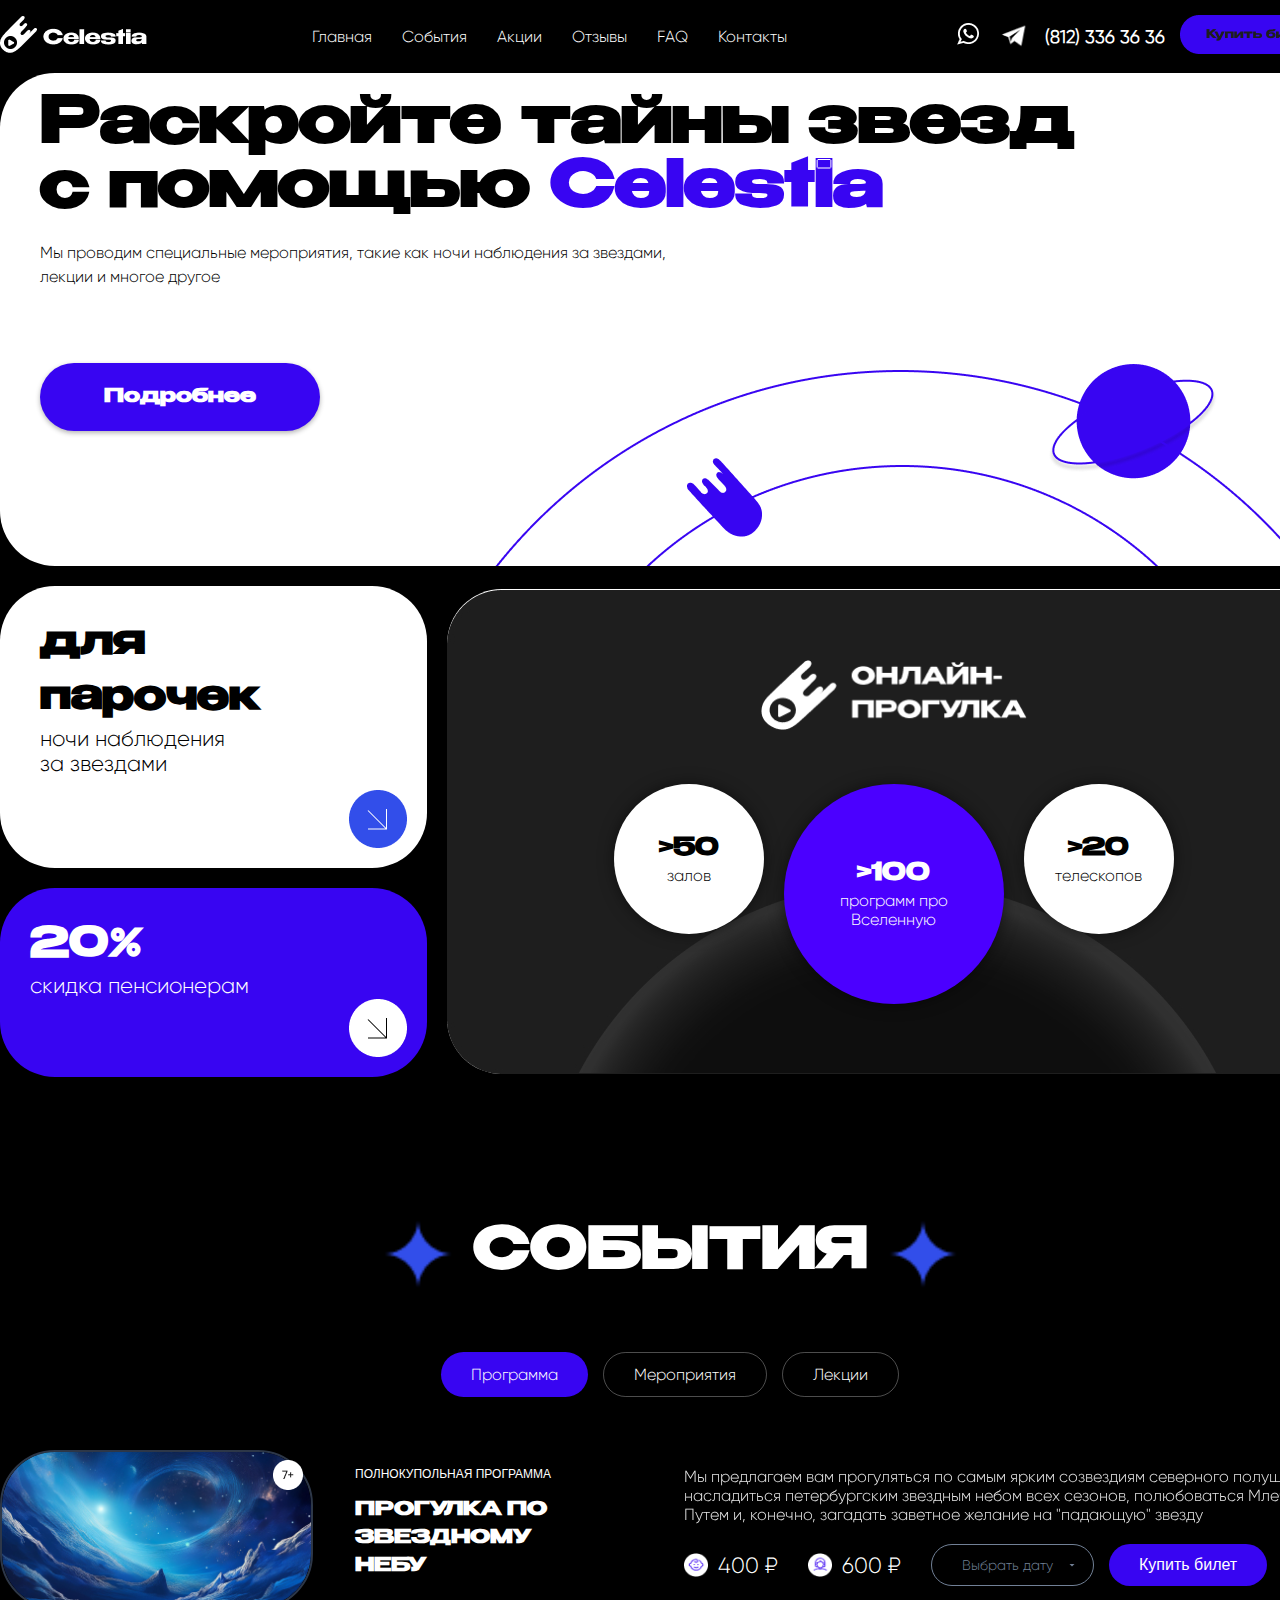
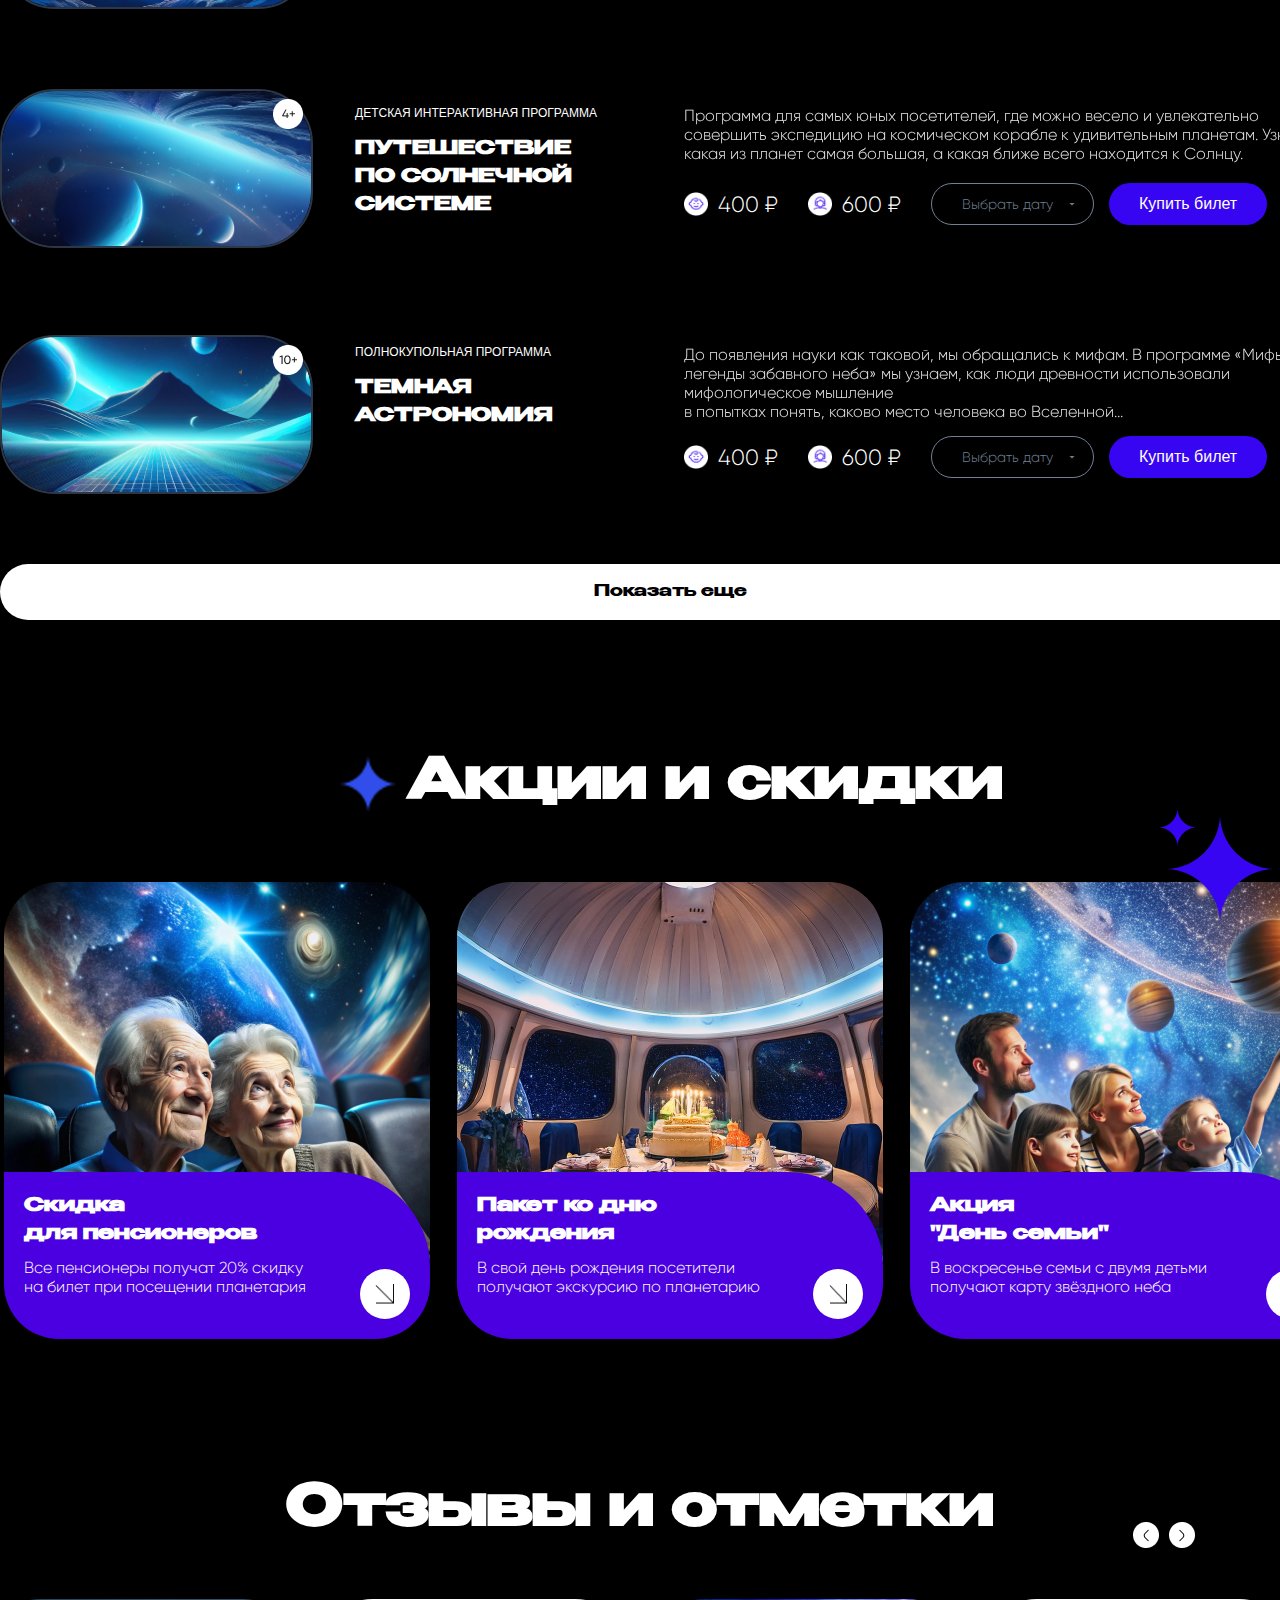
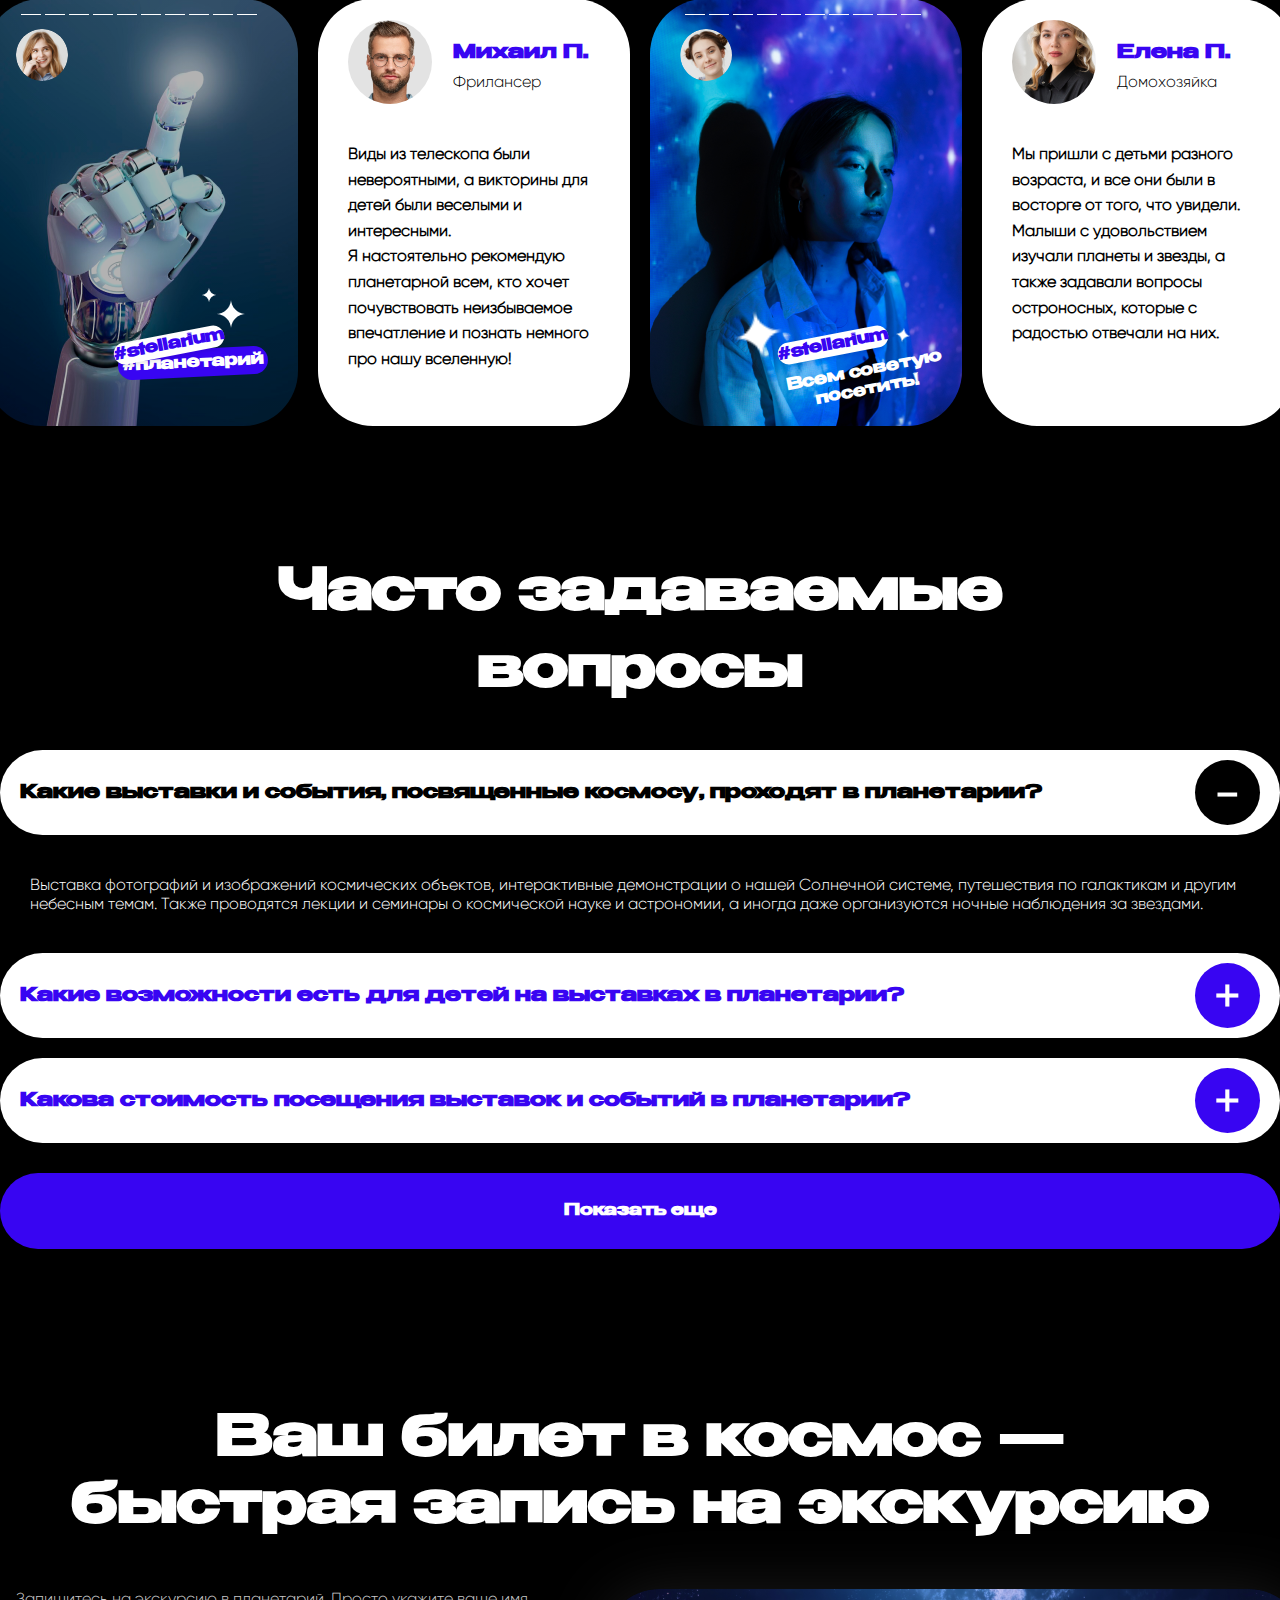
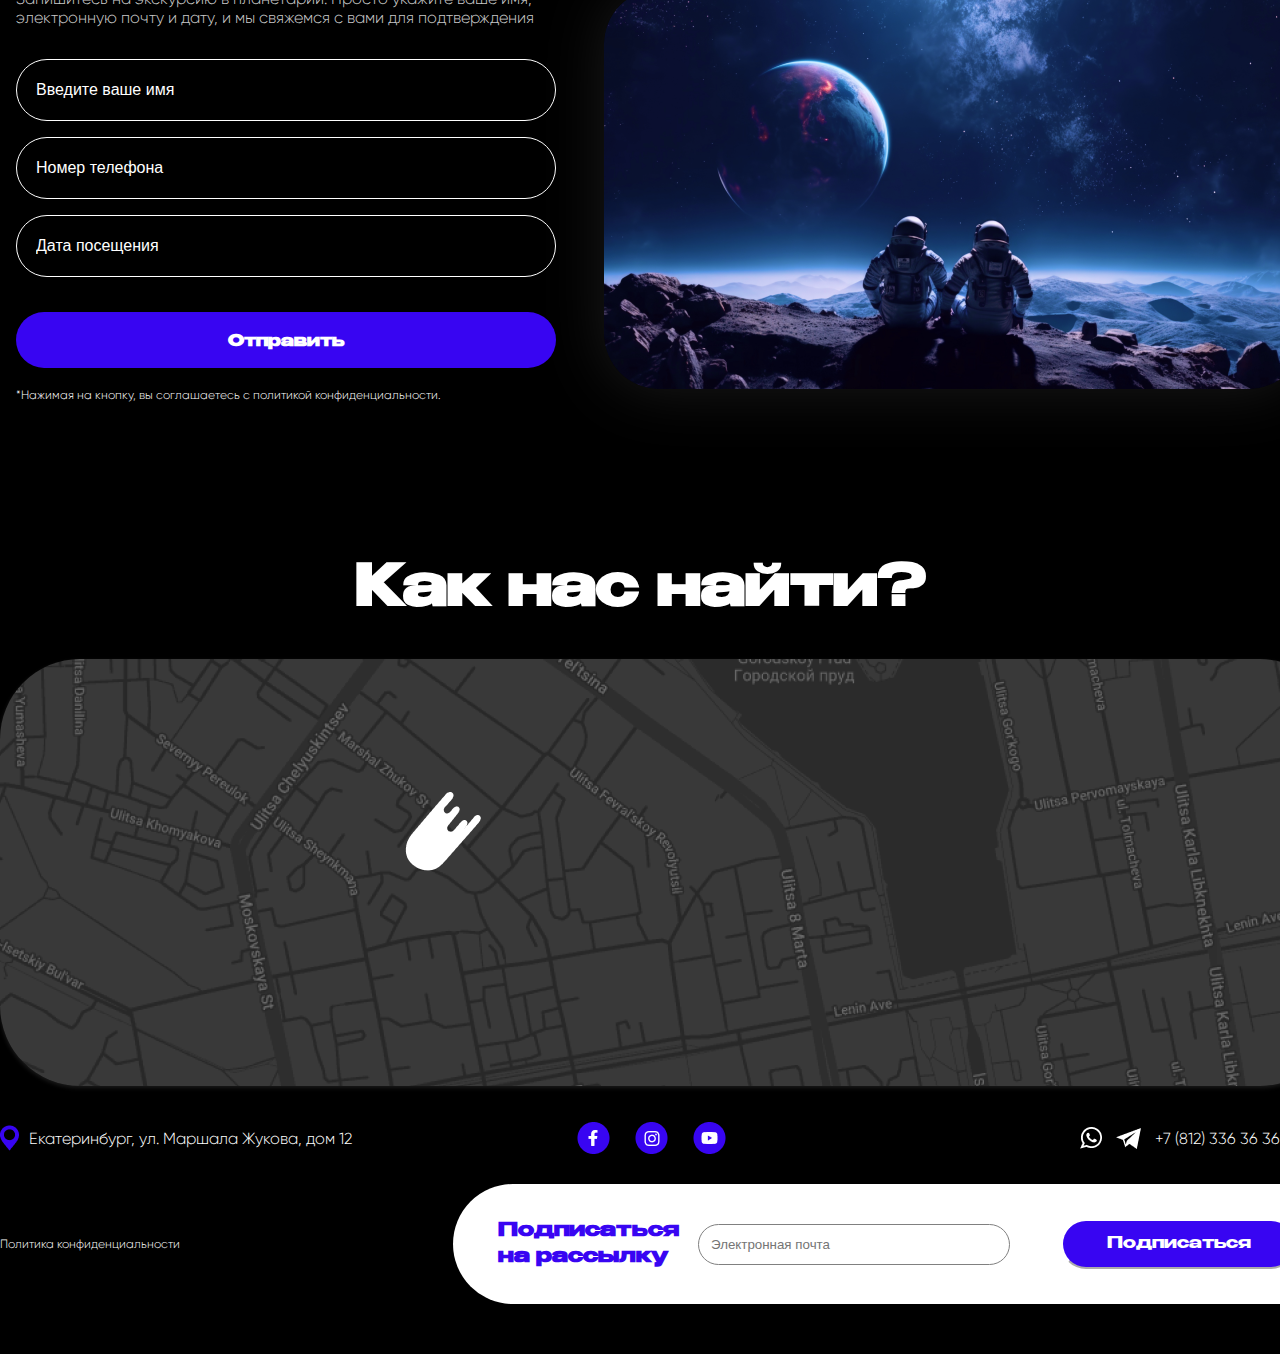
<file: index.html>
<!DOCTYPE html>
<html lang="ru">
    <head>
        <meta charset="UTF-8">
        <meta name="viewport" content="width=device-width, initial-scale=1.0">
        <title>Планетарий</title>
        <link rel="stylesheet" href="ok.css">
    </head>
    <body>
        <header>
            <div class="navbar">
                <p class="logo">
                    <img src="images/logo.png" alt="Celestia">
                </p>
                <nav class="menu">
                    <ul>
                        <li><a href="" class="btn">Главная</a></li>
                        <li><a href="" class="btn">События</a></li>
                        <li><a href="" class="btn">Акции</a></li>
                        <li><a href="" class="btn">Отзывы</a></li>
                        <li><a href="" class="btn">FAQ</a></li>
                        <li><a href="" class="btn">Контакты</a></li>
                    </ul>
                </nav>
                <nav class="contacts">
                    <ul>
                        <li><img src="images/WhatsApp.png" alt="WhatsApp"></li>
                        <li><img src="images/Telegram.png" alt="Telegram"></li>
                        <li><strong>(812) 336 36 36</strong></li>
                        <li><img src="images/buy.png" alt="Купить билет"></li>
                    </ul>
                </nav>
            </div>
        </header>
        <main>
            <section class="banner"><!-- начало 1 страницы -->
                <div class="cel">
                    <h1>Раскройте тайны звезд <br> с помощью <span>Celestia</span></h1>
                    <p>Мы проводим специальные мероприятия, такие как ночи наблюдения за звездами,<br> лекции и многое другое</p>
                    <button class="pod"><h3>Подробнее</h3></button>
                    <img class="plan" src="images/pl.png" alt="planet">
                </div>
                <div class="layout">
                    <div class="left-column">
                        <div class="for">
                            <h3 class="h32">для<br>парочек</h3>
                            <p class="t2">ночи наблюдения<br>за звездами</p>
                            <img class="cir" src="images/blue.png" alt="кружок">
                        </div>
                        <div class="disc">
                            <h3 class="h32">20%</h3>
                            <p class="t2">скидка пенсионерам</p>
                            <img class="cir" src="images/white.png" alt="кружок">
                        </div>
                    </div>
                    <div class="gul">
                        <div class="log">
                            <img src="images/da.png" alt="Онлайн-прогулка">
                        </div>
                        <div class="stats">
                            <div class="stat-item">
                                <h3>>50</h3>
                                <p>залов</p>
                            </div>
                            <div class="stat-item center">
                                <h3>>100</h3>
                                  <p>программ про <br>Вселенную </p>
                            </div>
                            <div class="stat-item">
                                <h3>>20</h3>
                                <p>телескопов</p>
                            </div>
                        </div>
                    </div>
                </div>
            </section><!-- конец 1 страницы -->
            <!-- место для второй страницы -->
            <section class="events">
                <div class="container">
                    <div class="title-decoration">
                        <img src="images/zv.png" alt="Декоративная звезда" class="title-icon">
                        <h2 class="section-title">События</h2>
                        <img src="images/zv.png" alt="Декоративная звезда" class="title-icon">
                    </div>
        
                    <div class="filters">
                        <button class="filter-btn active">Программа</button>
                        <button class="filter-btn">Мероприятия</button>
                        <button class="filter-btn">Лекции</button>
                    </div>
        
                    <!-- Карточка 1 -->
                    <div class="event-card">
                        <div class="image-wrapper">
                            <img src="images/ab.png" alt="Звездное небо" class="event-image">
                            <div class="event-badge"><img src="images/badge.png" alt="7+"></div>
                        </div>
        
                        <div class="action-column">
                            <div>
                                <div class="program-type">ПОЛНОКУПОЛЬНАЯ ПРОГРАММА</div>
                                <h3 class="event-title">ПРОГУЛКА ПО ЗВЕЗДНОМУ НЕБУ</h3>
                            </div>
                        </div>
        
                        <div class="action-column">
                            <p class="event-description">
                                Мы предлагаем вам прогуляться по самым ярким созвездиям северного полушария,
                                насладиться петербургским звездным небом всех сезонов, полюбоваться Млечным 
                                Путем и, конечно, загадать заветное желание на "падающую" звезду
                            </p>
        
                            <div class="price-group">
                                <div class="prices">
                                    <div class="price-item">
                                        <img src="images/child.png" alt="Детский" class="price-icon">
                                        <span class="price">400 ₽</span>
                                    </div>
                                    <div class="price-item">
                                        <img src="images/adult.png" alt="Взрослый" class="price-icon">
                                        <span class="price">600 ₽</span>
                                    </div>
                                </div>
                                <div class="buttons-group">
                                    <button class="btn date-btn">Выбрать дату</button>
                                    <button class="btn buy-btn">Купить билет</button>
                                </div>
                            </div>
                        </div>
                    </div>
        
                    <!-- Карточка 2 -->
                    <div class="event-card">
                        <div class="image-wrapper">
                            <img src="images/2.png" alt="Солнечная система" class="event-image">
                            <div class="event-badge"><img src="images/4+.png" alt="4+"></div>
                        </div>
        
                        <div class="action-column">
                            <div>
                                <div class="program-type">ДЕТСКАЯ ИНТЕРАКТИВНАЯ ПРОГРАММА</div>
                                <h3 class="event-title">ПУТЕШЕСТВИЕ ПО СОЛНЕЧНОЙ СИСТЕМЕ</h3>
                            </div>
                        </div>
        
                        <div class="action-column">
                            <p class="event-description">
                                Программа для самых юных посетителей, где можно весело и увлекательно<br>
                                совершить экспедицию на космическом корабле к удивительным планетам. Узнаем<br>
                                какая из планет самая большая, а какая ближе всего находится к Солнцу.
                            </p>
        
                            <div class="price-group">
                                <div class="prices">
                                    <div class="price-item">
                                        <img src="images/child.png" alt="Детский" class="price-icon">
                                        <span class="price">400 ₽</span>
                                    </div>
                                    <div class="price-item">
                                        <img src="images/adult.png" alt="Взрослый" class="price-icon">
                                        <span class="price">600 ₽</span>
                                    </div>
                                </div>
                                <div class="buttons-group">
                                    <button class="btn date-btn">Выбрать дату</button>
                                    <button class="btn buy-btn">Купить билет</button>
                                </div>
                            </div>
                        </div>
                    </div>
        
                    <!-- Карточка 3 -->
                    <div class="event-card">
                        <div class="image-wrapper">
                            <img src="images/3.png" alt="Мифы и легенды" class="event-image">
                            <div class="event-badge"><img src="images/10+.png" alt="10+"></div>
                        </div>
        
                        <div class="action-column">
                            <div>
                                <div class="program-type">ПОЛНОКУПОЛЬНАЯ ПРОГРАММА</div>
                                <h3 class="event-title">ТЕМНАЯ АСТРОНОМИЯ</h3>
                            </div>
                        </div>
        
                        <div class="action-column">
                            <p class="event-description">
                                До появления науки как таковой, мы обращались к мифам. В программе «Мифы и<br>
                                легенды забавного неба» мы узнаем, как люди древности использовали<br>
                                мифологическое мышление <br>
                                в попытках понять, каково место человека во Вселенной...
                            </p>
        
                            <div class="price-group">
                                <div class="prices">
                                    <div class="price-item">
                                        <img src="images/child.png" alt="Детский" class="price-icon">
                                        <span class="price">400 ₽</span>
                                    </div>
                                    <div class="price-item">
                                        <img src="images/adult.png" alt="Взрослый" class="price-icon">
                                        <span class="price">600 ₽</span>
                                    </div>
                                </div>
                                <div class="buttons-group">
                                    <button class="btn date-btn">Выбрать дату</button>
                                    <button class="btn buy-btn">Купить билет</button>
                                </div>
                            </div>
                        </div>
                    </div>
        
                    <!-- Кнопка "Показать еще" -->
                    <div class="show-more">
                        <button class="btn show-more-btn">
                            Показать еще
                        </button>
                    </div>
                </div>
            </section>
    
            <!-- место для второй страницы -->
            <section class="promo"><!-- начало 3 страницы -->
                <h2><img class ="zv" src="images/zv.png" alt="звезда">Акции и скидки</h2>
                <div class="promo-card-container">
                    <div class="promo-card">
                        <img src="images/cos.png" alt="бабушка">
                        <div class="promo-content">
                            <div>
                                <h3>Скидка <br>для пенсионеров</h3>
                                <p>Все пенсионеры получат 20% скидку<br>на билет при посещении планетария</p>
                            </div>
                            <a class="promo-btn"><img src="images/str.png" alt="стрелка"></a>
                        </div>
                    </div>
                    <div class="promo-card">
                        <img src="images/dr.png" alt="день рождения">
                        <div class="promo-content">
                            <div>
                                <h3>Пакет ко дню<br>рождения</h3>
                                <p>В свой день рождения посетители<br>получают экскурсию по планетарию</p>
                            </div>
                            <a class="promo-btn"><img src="images/str.png" alt="стрелка"></a>
                        </div>
                    </div>
                    <div class="promo-card">
                        <img src="images/fam.png" alt="бабушка">
                        <div class="promo-content">
                            <div>
                                <h3>Акция<br>"День семьи"</h3>
                                <p>В воскресенье семьи с двумя детьми<br>получают карту звёздного неба</p>
                            </div>
                            <a class="promo-btn"><img src="images/str.png" alt="стрелка"></a>
                        </div>
                    </div>
                </div>
            </section><!-- конец 3 страницы -->
            <img class="zvz" src="images/svg.png" alt="звёздочки"><!-- это общая картинка на весь сайт оказывается лол)) -->
                    <!-- место для 4 страницы -->
            <!-- Заголовок и иконки -->
            <section class="otz">
                <div class="header-container">
                    <h2>Отзывы и отметки</h2>
                    <div class="header-icons">
                        <img src="images/icon1.png" alt="Иконка 1">
                        <img src="images/icon2.png" alt="Иконка 2">
                    </div>
                </div>


                <div class="reviews-container">
                    <!-- Карточка 1 -->
                    <div class="review">
                        <div class="decor-lines">
                            <div class="line"></div><div class="line"></div><div class="line"></div>
                            <div class="line"></div><div class="line"></div><div class="line"></div>
                            <div class="line"></div><div class="line"></div><div class="line"></div>
                            <div class="line"></div>
                        </div>
                        <img src="images/avatar-1.png" class="avatar" alt="Аватар">
                        <div class="badge-1"><span>#планетарий</span></div>
                        <div class="badge-stellarium" style="top: 335px; left: 127px;">
                        <span>#stellarium</span>
                        </div>
                        <img src="images/icon-large.png" class="icon-large" style="top: 300px; left: 230px;" alt="Иконка">
                        <img src="images/icon-small.png" class="icon-small" style="top: 288px; left: 215px;" alt="Иконка">
                    </div>

                    <!-- Карточка 2 -->
                    <div class="review">
                        <img src="images/avatar-2.png" class="avatar" alt="Аватар Михаила">
                        <h3 class="user-name">Михаил П.</h3>
                        <p class="user-role">Фрилансер</p>
                        <p class="review-text">
                            Виды из телескопа были невероятными, а викторины для детей были веселыми и интересными.<br>
                            Я настоятельно рекомендую планетарной всем, кто хочет почувствовать неизбываемое впечатление и познать немного про нашу вселенную!
                        </p>
                    </div>

                    <!-- Карточка 3 -->
                    <div class="review">
                        <div class="decor-lines">
                            <div class="line"></div><div class="line"></div><div class="line"></div>
                            <div class="line"></div><div class="line"></div><div class="line"></div>
                            <div class="line"></div><div class="line"></div><div class="line"></div>
                            <div class="line"></div>
                        </div>
                        <img src="images/avatar-3.png" class="avatar" alt="Аватар">
                        <div class="badge-stellarium" style="top: 335px; left: 127px;">
                            <span>#stellarium</span>
                        </div>
                        <div class="badge-caption">
                            <span>Всем советую<br>посетить!</span>
                        </div>
                        <img src="images/icon-large.png" class="icon-large icon-large-card3" alt="Иконка">
                        <img src="images/icon-small.png" class="icon-small icon-small-card3" alt="Иконка">
                    </div>

                    <!-- Карточка 4 -->
                    <div class="review">
                        <img src="images/avatar-4.png" class="avatar" alt="Аватар Елены">
                        <h3 class="user-name">Елена П.</h3>
                        <p class="user-role">Домохозяйка</p>
                        <p class="review-text">
                            Мы пришли с детьми разного возраста, и все они были в восторге от того, что увидели.<br>
                            Малыши с удовольствием изучали планеты и звезды, а также задавали вопросы остроносных, которые с радостью отвечали на них.
                        </p>
                    </div>
                </div>
            </section>

            <!-- место для 4 страницы -->
            <section class="FAQ"><!-- начало 5 страницы -->
                <h2>Часто задаваемые<br>вопросы</h2>
                <div class="faq-item">
                    <div class="faq-question1">
                        <h3>Какие выставки и события, посвященные космосу, проходят в планетарии?</h3>
                        <span class="icon1">-</span>
                    </div>
                    <div class="faq-answer">
                        <p>Выставка фотографий и изображений космических объектов, интерактивные демонстрации о нашей Солнечной системе, путешествия по галактикам и другим небесным темам. Также проводятся лекции и семинары о космической науке и астрономии, а иногда даже организуются ночные наблюдения за звездами.</p>
                    </div>
                    <div class="faq-question">
                        <h3>Какие возможности есть для детей на выставках в планетарии?</h3>
                        <span class="icon"></span>
                    </div>
                    <div class="faq-question">
                        <h3>Какова стоимость посещения выставок и событий в планетарии?</h3>
                        <span class="icon"></span>
                    </div>
                </div>
            
                <button class="faq-more">Показать еще</button>
            </section><!-- конец 5 страницы -->
                <!-- место для 6 -->
            <section class="reg">
                <div class="main-title">
                    <h2>Ваш билет в космос —<br>быстрая запись на экскурсию</h2>
                </div>
    
                <div class="container">
                    <div class="form-content">
                        <div>
                            <p class="intro-text">Запишитесь на экскурсию в планетарий. Просто укажите ваше имя, электронную почту и дату, и мы свяжемся с вами для подтверждения</p>
    
                            <form>
                                <div class="form-group">
                                    <input type="text" placeholder="Введите ваше имя" required>
                                </div>
    
                                <div class="form-group">
                                    <input type="tel" placeholder="Номер телефона" required>
                                </div>
    
                                <div class="form-group">
                                    <input type="text" placeholder="Дата посещения" required>
                                </div>
                            </form>
                        </div>
    
                        <div>
                            <button type="submit">Отправить</button>
                            <p class="privacy-text">*Нажимая на кнопку, вы соглашаетесь с политикой конфиденциальности.</p>
                        </div>
                    </div>
    
                    <div class="image-section">
                        <img src="images/space-ticket.png" alt="Космический корабль">
                    </div>
                </div>
            </section>
            <!-- место для 6 -->
        </main>
        <footer class="kak">
            <h2>Как нас найти?</h2>
            <div class="subtract-image">
                    <img src="images/Subtract.png" alt="Декор">
                </div>
    
                <img src="images/map-image.png" alt="Карта расположения" class="map-image">
    
                <div class="contact-row">
                <div class="address-block">
                    <img src="images/pin-icon.png" alt="Иконка метки" class="address-icon">
                    <div class="address">
                        <p>Екатеринбург, ул. Маршала Жукова, дом 12</p>
                    </div>
                </div>
    
                <div class="center-icons">
                    <img src="images/icon11.png" alt="Иконка 1" class="center-icon">
                    <img src="images/icon22.png" alt="Иконка 2" class="center-icon">
                    <img src="images/icon33.png" alt="Иконка 3" class="center-icon">
                </div>
    
                <div class="right-block">
                    <img src="images/wh.png" alt="Телефон" class="social-icon">
                    <img src="images/tg.png" alt="Почта" class="social-icon">
                    <span class="phone">+7 (812) 336 36 36</span>
                </div>
            </div>
    
            <div class="footer-grid-wrapper">
                <div class="privacy-policy">
                    <p>Политика конфиденциальности</p>
                </div>
    
                <section class="newsletter-section">
                    <h3 class="newsletter-title">Подписаться<br>на рассылку</h3>
                    <form class="newsletter-form">
                        <input type="email" placeholder="Электронная почта" class="newsletter-input">
                    </form>
                    <button class="newsletter-button">Подписаться</button>
                </section>
            </div>
        </footer>
    

</body>
</html>
</file>
<file: ok.css>
@font-face {
    font-family: 'benzin-bold';
    src: url('shrifts/benzin-bold.otf') format('opentype');
    font-weight: 400;
    font-style: normal;
}
@font-face {
    font-family: 'gilroy-light';
    src: url('shrifts/Gilroy-Light.otf') format('opentype');
    font-weight: 400;
    font-style: normal;
}
@font-face {
    font-family: 'gilroy-bold';
    src: url('shrifts/Gilroy-ExtraBold.otf') format('opentype');
    font-weight: 400;
    font-style: normal;
}


/* Сбрасываем отступы */
* {
    margin: 0;
    padding: 0;
    box-sizing: border-box;
    position: relative;
}
h3{
    font-family: 'benzin-bold', sans-serif;
    font-size: 20px;
}
body {
    font-family: 'gilroy-light', sans-serif;
    background-color: black;
}

/* хедер */
.navbar {
    display: flex;
    align-items: center;
    justify-content: space-between;
    padding: 15px 0;
    background-color: #000;
    color: white;
    width: 1340px;
    margin: 0 auto;
}

/* Логотип */
.logo img {
    height: 37px;
}

.logo:hover{
    cursor: pointer;

}

ul{
    list-style-type: none;  /* Убираем точки перед элементами */
}


.menu ul{
    display: flex;
    list-style: none;
    gap: 30px;
}


.menu ul li a {
    color: white;
    text-decoration: none;
    padding: 10px 0;
    border-radius: 5px;
    transition: 0.3s;
    font-family: "gilroy-light", sans-serif;
    font-size: 16px;
}

.menu ul li a:hover {
    background-color: #555;
}

.contacts ul {
    display: flex;  
    list-style: none;
    gap: 15px;
    align-items: center; 
}


.contacts ul li img {
    height: 30px;
    cursor: pointer;
}

.contacts ul li strong {
    font-family: "gilroy-light", sans-serif;
    font-size: 18px;
    color: white;
}

.contacts ul li:last-child img {
    width: 160px; 
    height: auto; 
}
/*хедер*/
/*1 часть*/
.banner {
    width: 1340px;
    height: 992px;
    margin: 0 auto;
}

.banner .cel {
    position: relative;
    width: 1340px;
    height: 493px;
    margin: 0 auto;
    text-align: left;
    padding: 20px 40px 0px;
    background-color: #fff;
    color: #000;
    overflow: hidden;
    border-radius: 55px;
    box-shadow: 0 4px 10px rgba(0, 0, 0, 0.3);
}

.banner .cel h1 {
    font-size: 64px;
    line-height: 1;
    font-family: 'benzin-bold', sans-serif;
}

.banner .cel h1 span {
    color: #3805F2;
}

.banner .cel p {
    font-family: "gilroy-light", sans-serif;
    font-size: 16px;
    margin-top: 20px;
    line-height: 1.5;
}

.banner .pod {
    margin-top: 74px;
    background-color: #3805F2;
    color: #fff;
    width: 280px;
    height: 68px auto;
    border: none;
    padding: 20px;
    border-radius: 50px;
    cursor: pointer;
    box-shadow: 0 2px 5px rgba(0, 0, 0, 0.3);
    transition: background-color 0.5s ease;
}

.banner .pod:hover {
    background-color: white;
    border: 1px solid #3805F2;
    color: #3805F2;
}

.banner .plan {
    position: absolute;
    bottom: 0;
    left: 495px;
}

.banner .layout {
    display: flex;
    justify-content: space-between;
    align-items: center;
    margin-top: 20px;
}

.banner .left-column {
    display: flex;
    flex-direction: column;
    gap: 20px;
    flex: 1;
}

.banner .for {
    position: relative;
    width: 427px;
    height: 282px;
    background-color: white;
    border-radius: 55px;
    padding: 30px 40px;
    margin-right: 20px;
}
.banner .h32{
    font-family: "benzin-bold", sans-serif;
    font-size: 40px;
}
.banner .t2{
    font-family: "gilroy-light", sans-serif;
    font-size: 22px;
}

.banner .cir {
    position: absolute;
    bottom: 20px;
    right: 20px;
    transition: transform 0.5s ease;
}

.banner .cir:hover {
    transform: rotate(-90deg);
}

.banner .disc {
    position: relative;
    width: 427px;
    height: 189px;
    background-color: #3805F2;
    color: #ffffff;
    border-radius: 55px;
    padding: 30px 30px;
    margin-right: 20px;
}

.banner .gul {
    width: 899px;
    height: 485px;
    background-color: white;
    border-radius: 55px;
    flex: 2;
    padding: 20px;
    background-image: url("images/background.jfif");
    display: flex;
    flex-direction: column;
    align-items: center;
    justify-content: center;
    position: relative;
    overflow: hidden;
}

.banner .log img {
    width: 266px;
    height: 70px;
    margin-bottom: 30px;
}

.banner .stats {
    display: flex;
    justify-content: space-around;
    align-items: flex-start;
    margin-top: 20px;
    gap: 20px;
}

.banner .stat-item {
    text-align: center;
    background: #fff;
    color: #000;
    border-radius: 50%;
    width: 150px;
    height: 150px;
    display: flex;
    flex-direction: column;
    justify-content: center;
    align-items: center;
    box-shadow: 0 0 15px rgba(0, 0, 0, 0.5);
}

.banner .stat-item h3 {
    font-family: "benzin-bold", sans-serif;
    margin: 0;
    font-size: 24px;
    color: #000;
}
.banner .stat-item p{
    font-family: "gilroy-light", sans-serif;
    font-size: 16px;
}

.banner .stat-item.center {
    background: #4b00ff;
    color: #fff;
    width: 220px;
    height: 220px;
}

.banner .stat-item.center h3 {
    color: #fff;
}

/*конец 1 страницы*/
/* начало 2 */
.events{
    margin-top: 150px;
}
.events * {
    margin: 0;
    padding: 0;
    box-sizing: border-box;
}

h2{
    font-family: 'benzin-bold', sans-serif;
    font-size: 56px;
}

.events body {
    background: #0A0F24;
    color: #FFFFFF;
    font-family: 'gilroy-light', sans-serif;
    line-height: 1.6;
}

.events .container {
    width: 1340px;
    height: 880px;
    margin: 0 auto;
}

.events .title-decoration {
    display: flex;
    align-items: center;
    justify-content: center;
    gap: 20px;
    margin-bottom: 60px;
}

.events .title-icon {
    width: 70px;
    height: 70px;
    object-fit: contain;
}

.events .section-title {
    text-align: center;
    color: #FFFFFF;
    text-transform: uppercase;
    margin: 0;
}

.events .filters {
    display: flex;
    justify-content: center;
    gap: 15px;
    margin-bottom: 50px;
    flex-wrap: wrap;
}

.events .filter-btn {
    background:none;
    border: 1px solid rgba(255, 255, 255, 0.3);
    color: white;
    padding: 12px 30px;
    border-radius: 25px;
    cursor: pointer;
    font-family: 'gilroy-light', sans-serif;
    font-size: 16px;
}
.events .filter-btn.active{
    background-color: #3805F2;
    border: none;
}

.events .filter-btn:hover {
    border: 2px solid white;
}
.events .filter-btn:focus {
    background-color: #3805F2;
    border: none
}

.events .event-card {
    display: grid;
    grid-template-columns: 313px 287px 656px;
    height: 179px;
    gap: 40px;
    margin-bottom: 60px;
    align-items: center;
    justify-content: space-between;
    transition: background-color 0.5s ease;
}
.events .event-card:hover{
    background-color: #3805F2;
}
.events .event-card:hover .event-image{
    transform: scale(1.05)
}


.events .image-wrapper {
    position: relative;
    display: inline-block;
}

.events .event-image {
    width: 313px;
    height: 159px;
    object-fit: cover;
    border-radius: 55px;
    border: 2px solid #2D3748;
    margin-bottom: 10px;
    transition: transform 0.5s ease-in-out;
}

.events .event-badge {
    position: absolute;
    top: 10px;
    right: 10px;
    width: 30px;
    height: 30px;
    z-index: 2;
}

.events .program-type {
    color: #FFFFFF;
    font-family: 'gilroy', sans-serif;
    font-size: 12px;
    margin-bottom: 15px;
    margin-top: 20px;
}

.events .event-title {
    width: 222px;
    height: 84px;
    font-family: 'benzin-bold', sans-serif;
    font-size: 20px;
    color: #FFFFFF;
}

.events .event-description {
    font-family: "gilroy-light", sans-serif;
    margin-top: 20px;
    color: #ffffff;
    font-size: 16px;
    opacity: 0.9;
    margin-bottom: 15px;
}

.events .action-column {
    display: flex;
    flex-direction: column;
    justify-content: space-between;
    height: 100%;
}

.events .price-group {
    display: flex;
    align-items: center;
    gap: 30px;
    margin-bottom: 40px;
}

.events .prices {
    display: flex;
    gap: 30px;
    align-items: center;
}

.events .price-item {
    display: flex;
    align-items: center;
    gap: 10px;
}

.events .price-icon {
    width: 24px;
    height: 24px;
}

.events .price {
    font-family: 'gilroy-light', sans-serif;
    font-weight: 300;
    font-size: 22px;
    color: #FFFFFF;
    white-space: nowrap;
}

.events .buttons-group {
    display: flex;
    gap: 15px;
}

.events .btn {
    padding: 12px 30px;
    border: none;
    border-radius: 48px;
    cursor: pointer;
    transition: all 0.3s;
    white-space: nowrap;
    position: relative;
}

.events .date-btn {
    font-family: 'gilroy-light', sans-serif;
    font-size: 14px;
    background: transparent;
    border: 1px solid #718096;
    color: #718096;
    padding-right: 40px;
    transition: all 0.3s;
}

.events .date-btn::after {
    content: '';
    position: absolute;
    right: 15px;
    top: 50%;
    transform: translateY(-50%);
    width: 12px;
    height: 12px;
    background: url("data:image/svg+xml,%3Csvg xmlns='http://www.w3.org/2000/svg' viewBox='0 0 24 24' fill='%23718096'%3E%3Cpath d='M7 10l5 5 5-5z'/%3E%3C/svg%3E") no-repeat center;
    transition: inherit;
}

.events .buy-btn {
    font-family: 'bezin-bold', sans-serif;
    font-size: 16px;
    background: #3805F2;
    color: #ffffff;
}

.events .event-card:hover .buy-btn{
    background-color: #ffffff;
    color: #000000
}
.events .event-card:hover .buy-btn:hover{
    background-color: #3805F2;
    color: #ffffff
}


.events .show-more {
    text-align: center;
    margin-top: 40px;
}

.events .show-more-btn {
    font-family: "benzin-bold";
    font-size: 16px;
    background: #FFFFFF;
    border: 2px solid transparent;
    color: #000000;
    padding: 15px 45px;
    border-radius: 30px;
    display: flex;
    width: 100%;
    justify-content: center;
    align-items: center;
    gap: 10px;
    transition: all 0.3s;
}
.events .show-more-btn:hover {
    background-color: #3805F2;
    color: #ffffff;
}
/* конец 2 */
/*начало 3 страницы*/
.promo .zv {
    width: 60px;
    height: 60px;
    margin-right: 10px;
}

.promo {
    width: 1340px;
    height: 577px;
    margin: 0 auto;
    margin-top: 250px;
}

.promo h2 {
    display: flex; /* Включаем flexbox для текста и изображения */
    align-items: center; /* Центрируем изображение и текст вертикально */
    justify-content: center;
    color: white; 
    font-family: 'benzin-bold',sans-serif;
    font-size: 56px;
    margin-bottom: 40px;
}

.promo .promo-card-container {
    display: flex;
    justify-content: space-between;
    flex-wrap: wrap;
    gap: 20px;
    position: relative;
}

.promo .promo-card {
    position: relative;
    width: 426px;
    box-shadow: 0 4px 6px rgba(0, 0, 0, 0.1);
    margin: 20px auto; /* Если нужно выровнять блок */
}

.promo .promo-card img {
    width: 100%;
    display: block;
}

.promo .promo-content {
    position: absolute;
    bottom: 0;
    width: 100%;
    height: 167px;
    background-color: #4a00e0;
    color: white;
    padding: 20px;
    border-top-right-radius: 95px;
    border-bottom-right-radius: 55px;
    border-bottom-left-radius: 55px;
    display: flex; /* Flexbox для расположения элементов */
    flex-direction: column; /* Текст и кнопка идут вертикально */
    justify-content: flex-start; /* Текст располагается сверху */
    align-items: flex-start; /* Выравнивание по левому краю */
    transition: color 0.3s ease, background-color 0.3s ease;
}

.promo .promo-content h3 {
    font-family: 'benzin-bold';
    margin: 0;
    font-size: 20px;
    font-weight: bold;
}

.promo .promo-content p {
    font-family: 'gilroy-light',sans-serif;
    margin: 10px 0 0;
    font-size: 16px;
}

.promo .promo-btn {
    position: absolute;
    right: 20px;
    bottom: 20px;
    display: flex;
    justify-content: center;
    align-items: center;
    width: 50px;
    height: 50px;
    border-radius: 50%;
    background-color: white;
    border: none;
    flex-shrink: 0;
    transition: transform 0.3s ease;
}


.promo .promo-btn img {
    width: 18.5px;
    height: 20px;
}

.promo .promo-card:hover {
    cursor: pointer;
}

.promo .promo-card:hover .promo-content {
    background-color: white;
    color: black;
}

.promo .promo-card:hover .promo-btn {
    transform: rotate(-90deg);
    background-color: #3805F2;
}
.zvz {
    position: absolute;
    top: 2335px;
    right: 5px;
    width: 117px;
    height: auto;
    z-index: 5;
}
/*конец 3 страницы*/
/* начало 4 */
.otz{
    margin-top: 150px;
}
.otz body {
    font-family: 'gilroy-light',sans-serif;
    font-size: 16px;
    max-width: 1400px;
    margin: 20px auto;
    padding: 0 20px;
    background-color: #000000;
    color: #ffffff;
    position: relative;
}

.otz h2 {
    color: #ffffff;
    padding-bottom: 10px;
    text-align: center;
    margin: 40px;
    position: relative;
    font-family: 'benzin-bold', sans-serif;
    font-size: 56px;
}

.otz .header-icons {
    position: absolute;
    top: 50px;
    right: 85px;
    display: flex;
    gap: 10px;
}

.otz .header-icons img {
    width: 26px;
    height: 26px;
}

.otz .reviews-container {
    display: grid;
    grid-template-columns: repeat(4, 312px);
    gap: 20px;
    justify-content: center;
}

.otz .review {
    width: 312px;
    height: 427px;
    padding: 15px;
    border-radius: 55px;
    box-sizing: border-box;
    overflow: hidden;
    position: relative;
}

.otz .review:nth-child(2),
.otz .review:nth-child(4) {
    background-color: #ffffff;
    color: #000000;
    padding: 40px 15px 15px;
}

.otz .review:nth-child(2) .review-text,
.otz .review:nth-child(4) .review-text {
    font-family: 'gilroy-light',sans-serif;
    font-size: 16px;
    font-weight: bold;
    margin-top: 30px;
    position: relative;
    top: 20px;
}

.otz .review:nth-child(2) .avatar,
.otz .review:nth-child(4) .avatar {
    left: 30px;
    top: 21px;
}

.otz .review:nth-child(2) .user-name,
.otz .review:nth-child(4) .user-name {
    color: #3805F2;
    font-weight: bold;
    margin: 0 0 5px 120px;
}

.otz .review:nth-child(2) .user-role,
.otz .review:nth-child(4) .user-role {
    color: #000000;
    margin: 0 0 15px 120px;
}

.otz .decor-lines {
    position: absolute;
    top: 15px;
    left: 35px;
    right: 15px;
    display: flex;
    gap: 4px;
    flex-wrap: wrap;
}

.otz .line {
    width: 20px;
    height: 1px;
    background: white;
}

.otz .avatar {
    width: 84px;
    height: 84px;
    border-radius: 50%;
    position: absolute;
    top: 45px;
    left: 45px;
    object-fit: cover;
}

.otz .review:nth-child(1) .avatar,
.otz .review:nth-child(3) .avatar {
    width: 52px;
    height: 52px;
    top: 30px;
    left: 30px;
}

.otz .review:nth-child(1),
.otz .review:nth-child(3) {
    background:
        linear-gradient(rgba(0,0,0,0.3), rgba(0,0,0,0.3)),
        url('images/card-bg-1.png') center/cover no-repeat;
    color: white;
    padding-top: 100px;
}

.otz .review:nth-child(3) {
    background-image: url('images/card-bg-2.png');
}

.otz .badge-1 {
    width: 150px;
    height: 28px;
    background: #3805F2;
    border-radius: 14px;
    transform: rotate(-2.79deg);
    position: absolute;
    top: 350px;
    left: 132px;
    display: flex;
    align-items: center;
    justify-content: center;
    z-index: 1;
}

.otz .badge-1 span {
    font-family: 'benzin-bold', sans-serif;
    color: white;
    font-weight: bold;
    font-size: 16px;
}

.otz .badge-stellarium {
    font-family: 'benzin-bold', sans-serif;
    font-size: 16px;
    width: 112px;
    height: 22px;
    background: white;
    border-radius: 14px;
    transform: rotate(-10.89deg);
    position: absolute;
    box-shadow: 0 2px 4px rgba(0,0,0,0.1);
    display: flex;
    align-items: center;
    justify-content: center;
    z-index: 1;
}

.otz .badge-stellarium span {
    color: #3805F2;
    font-weight: bold;
}

.otz .badge-caption {
    width: 258px;
    height: 44px;
    background-color: rgba(255, 255, 255, 0);
    border-radius: 14px;
    transform: rotate(-10.89deg);
    position: absolute;
    top: 360px;
    left: 87px;
    display: flex;
    align-items: center;
    justify-content: center;
    z-index: 1;
    line-height: 1.2;
    padding: 5px;
    text-align: center;
}

.otz .badge-caption span {
    font-family: 'benzin-bold',sans-serif;
    color: #ffffff;
    font-weight: bold;
    font-size: 16px;
    display: inline-block;
}

.otz .icon-large {
    width: 30px;
    height: 30px;
    position: absolute;
    z-index: 2;
}

.otz .icon-small {
    width: 16px;
    height: 16px;
    position: absolute;
    z-index: 3;
}

.otz .icon-large-card3 {
    top: 310px;
    left: 83px;
    transform: rotate(-10.31deg);
    width: 51px;
    height: 51px;
}

.otz .icon-small-card3 {
    top: 328px;
    left: 245px;
    transform: rotate(10deg);
}

.otz .user-name {
    margin: 0 0 5px 105px;
}

.otz .user-role {
    margin: 0 0 15px 105px;
    color: #ecf0f1;
}

.otz .review-text {
    line-height: 1.6;
    margin: 0;
    padding: 0 15px;
}
/* конец 4 */
/*начало 5 страницы*/
.FAQ {
    font-family: 'gilroy-light', sans-serif;
    padding-top: 130px;
    max-width: 1340px;
    height: 799px;
    margin: 0 auto;
    background-color: black;
    color: white;
}

.FAQ h2 {
    text-align: center;
    font-weight: bold;
    margin-bottom: 40px;
    font-family: 'benzin-bold';
    font-size: 56px;
}

.FAQ .faq-item {
    width: 100%;
}

.FAQ .faq-question {
    background-color: #fff;
    color: #3805F2;
    height: 85px;
    padding: 30px 20px;
    margin-bottom: 20px;
    border-radius: 55px;
    display: flex;
    justify-content: space-between;
    align-items: center;
    cursor: pointer;
    transition: background-color 0.3s ease, color 0.3s ease;
}

.FAQ .faq-question1 {
    background-color: #fff;
    color: black;
    height: 85px;
    padding: 30px 20px;
    margin-bottom: 20px;
    border-radius: 55px;
    display: flex;
    justify-content: space-between;
    align-items: center;
    cursor: pointer;
}

.FAQ .faq-question1 .icon1 {
    font-family: 'gilroy-light';
    font-size:50px;
    display: flex;
    align-items: center;
    justify-content: center;
    width: 65px;
    color: white;
    height: 65px;
    border-radius: 50%;
    font-weight: bold;
    background-color: black;
}

.FAQ .faq-question .icon {
    font-family: 'gilroy-light';
    font-size:50px;
    display: flex;
    align-items: center;
    justify-content: center;
    width: 65px;
    height: 65px;
    border-radius: 50%;
    font-weight: bold;
    background-color: #3805F2;
    transition: transform 0.3s ease, background-color 0.3s ease;
    position: relative;
}

.FAQ .faq-question:hover {
    color: black;
}

.FAQ .faq-question:hover .icon {
    background-color: black;
}

.FAQ .faq-answer {
    font-family: 'gilroy-light',sans-serif;
    font-size: 16px;
    background-color: black;
    color: white;
    padding: 20px 30px;
    margin-bottom: 20px;
}

.FAQ .faq-more {
    font-family: 'benzin-bold',sans-serif;
    background-color: #3805F2;
    color: white;
    padding: 15px 30px;
    border: none;
    width: 100%;
    height: 76px;
    border-radius: 55px;
    cursor: pointer;
    font-size: 16px;
    font-weight: bold;
    display: block;
    margin: 30px auto 0;
    text-align: center;
    transition: background-color 0.3s ease, color 0.3s ease;
}

.FAQ .faq-more:hover {
    background-color: white;
    color: black;
}

.FAQ .faq-question .icon::before {
    content: "+";
    position: absolute;
    font-size: 50px;
    color: white;
}

.FAQ .faq-question:hover .icon::before {
    content: "-"; /* Меняем на минус при наведении */
}
/* Конец 5 */
/* начало 6 */
.reg{
    margin-top: 150px;
}
.reg * {
    margin: 0 auto;
    padding: 0;
    box-sizing: border-box;
    font-family: 'Arial', sans-serif;
}

.reg body {
    background: #000;
    color: #fff;
    display: flex;
    flex-direction: column;
    align-items: center;
}

.reg .main-title {
    text-align: center;
    padding: 2rem 0;
    width: 100%;
}

.reg h2 {
    color: white;
    font-family: 'benzin-bold';
    font-size: 56px;
    line-height: 1.2;
    margin-bottom: 1rem;
}

.reg .container {
    display: grid;
    grid-template-columns: 1.2fr 0.8fr;
    gap: 4rem;
    max-width: 1340px;
    height: auto;
    width: 100%;
    justify-content: space-between;
}

.reg .form-content {
    padding: 0 16px;
    width: 540px;
    height: 413px;
    display: flex;
    flex-direction: column;
    justify-content: space-between;
}

.reg .intro-text {
    font-family: 'gilroy-light',sans-serif;
    font-size: 16px;
    color: rgba(255, 255, 255, 0.8);
    margin-bottom: 32px;
    text-align: start;
    width: 100%;
}

.reg .form-group {
    margin-bottom: 16px;
    position: relative;
}

.reg input {
    width: 540px;
    height: 62px;
    padding: 19px;
    background: transparent;
    border: 1px solid #FFFFFF;
    border-radius: 40px;
    color: #fff;
    transition: all 0.3s ease;
}

.reg input::placeholder {
    color: #ffffff;
    font-size: 16px;
}

.reg input:focus {
    outline: none;
    border-color: #fff;
    box-shadow: 0 0 15px rgba(255, 255, 255, 0.2);
}

.reg button {
    font-family: 'benzin-bold',sans-serif;
    font-size: 16px;
    width: 540px;
    height: 56px;
    padding: 19px;
    background: #3805F2;
    border: none;
    border-radius: 40px;
    color: #fff;
    cursor: pointer;
    transition: all 0.3s ease;
    font-weight: bold;
}

.reg button:hover {
    background: #ffffff;
    color: #000000;
}

.reg .privacy-text {
    font-family: 'gilroy-light', sans-serif;
    color: #ffffff;
    font-size: 12px;
    margin-top: 20px;
    white-space: nowrap;
}

.reg .image-section img {
    width: 700px;
    height: 400px;
    object-fit: cover;
    border-radius: 55px;
    filter: drop-shadow(0 0 30px rgba(255, 255, 255, 0.1));
}
/*6 конец*/

/*футер*/
.kak {
    margin-top: 150px ;
    max-width: 1340px;
    margin-left: auto;
    margin-right: auto;
    padding-bottom: 50px;
}

.kak * {
    box-sizing: border-box;
}
.kak p {
    font-family: 'gilroy-light',sans-serif;
    color: #ffffff;
    font-size: 12px;
}
.kak body {
    line-height: 1.6;
    padding: 20px;
    width: 1340px;
    height: 763px;
    background-color: #000000;
    color: #ffffff;
}

.kak h1 {
    color: #ffffff;
    margin-bottom: 30px;
    font-size: 2.5em;
    text-align: center;
}

.kak h2 {
    color: #ffffff;
    margin: 40px 0 20px;
    padding-bottom: 10px;
    font-family: 'benzin-bold';
    font-size: 56px;
    text-align: center;
}

.kak .map-image {
    width: 1340px;
    height: 427px;
    object-fit: cover;
    border-radius: 80px;
    box-shadow: 0 2px 4px rgba(255, 255, 255, 0.1);
    margin-bottom: 2px;
}

.kak .contact-row {
    display: grid;
    grid-template-columns: 1fr auto 1fr;
    align-items: center;
    gap: 20px;
    margin: 30px 0;
    width: 100%;
}

.kak .address-block {
    display: flex;
    align-items: center;
    gap: 10px;
    justify-self: start;
}
.kak .address p {
    font-family: 'gilroy-light', sans-serif;
    color: #ffffff;
    font-size: 16px;
}
.kak .address-icon {
    object-fit: contain;
}

.kak .center-icons {
    display: flex;
    justify-content: center;
    gap: 25px;
    margin-left: 15%;
}
.kak .center-icons:hover {
    border-color: #FFFFFF;
    
}

.kak .right-block {
    display: flex;
    align-items: center;
    gap: 14px;
    justify-self: end;
}

.kak .social-icon {
    gap: 15px;
}

.kak .phone {
    font-family: 'gilroy-light', sans-serif;
    white-space: nowrap;
    font-size: 16px;
    color: #ffffff;
}

.footer-grid-wrapper {
    display: grid;
    grid-template-columns: auto 888px;
    align-items: center;
    gap: 273px;
    max-width: 1340px;
    margin: 0 auto;
}

.privacy-policy {
    justify-self: start;
    white-space: nowrap;
}

.kak .newsletter-section {
    width: 888px;
    height: 120px;
    background: #ffffff;
    border-radius: 100px;
    display: flex;
    align-items: center;
    padding: 0 45px;
    box-sizing: border-box;
    gap: 10px;
}

.kak .newsletter-title {
    font-family: 'benzin-bold';
    font-size: 20px;
    color: #3805F2 ;
    width: 180px;
    flex-shrink: 0;
    line-height: 1.3;
    margin: 0;
}

.kak .newsletter-form {
    flex: 1;
    min-width: 0;
    margin: 0 10px;
}

.kak .newsletter-input {
    width: 312px;
    padding: 12px;
    border: 1px solid gray;
    border-radius: 40px;
    cursor: pointer;
    transition: background-color 0.5s ease;
}
.kak .newsletter-input:hover {
    background-color: #3805F2 ;

}

.kak .newsletter-button {
    font-family: 'benzin-bold',sans-serif;
    font-size: 16px;
    width: 235px;
    flex-shrink: 0;
    padding: 12px 30px;
    background: #3805F2;
    color: white;
    border-color: #FFFFFF;
    border-radius: 40px;
    cursor: pointer;
    transition: background-color 0.5s ease;
}
.kak .newsletter-button:hover {
    background-color: #FFFFFF;
    color: #000000;
    border-color: #3805F2;
}

.kak .subtract-image {
    position: absolute;
    top: 240px;
    left: 405px;
    z-index: 2;
}

.kak .subtract-image img {
    width: auto;
    height: auto;
}
/*футер конец*/
</file>
